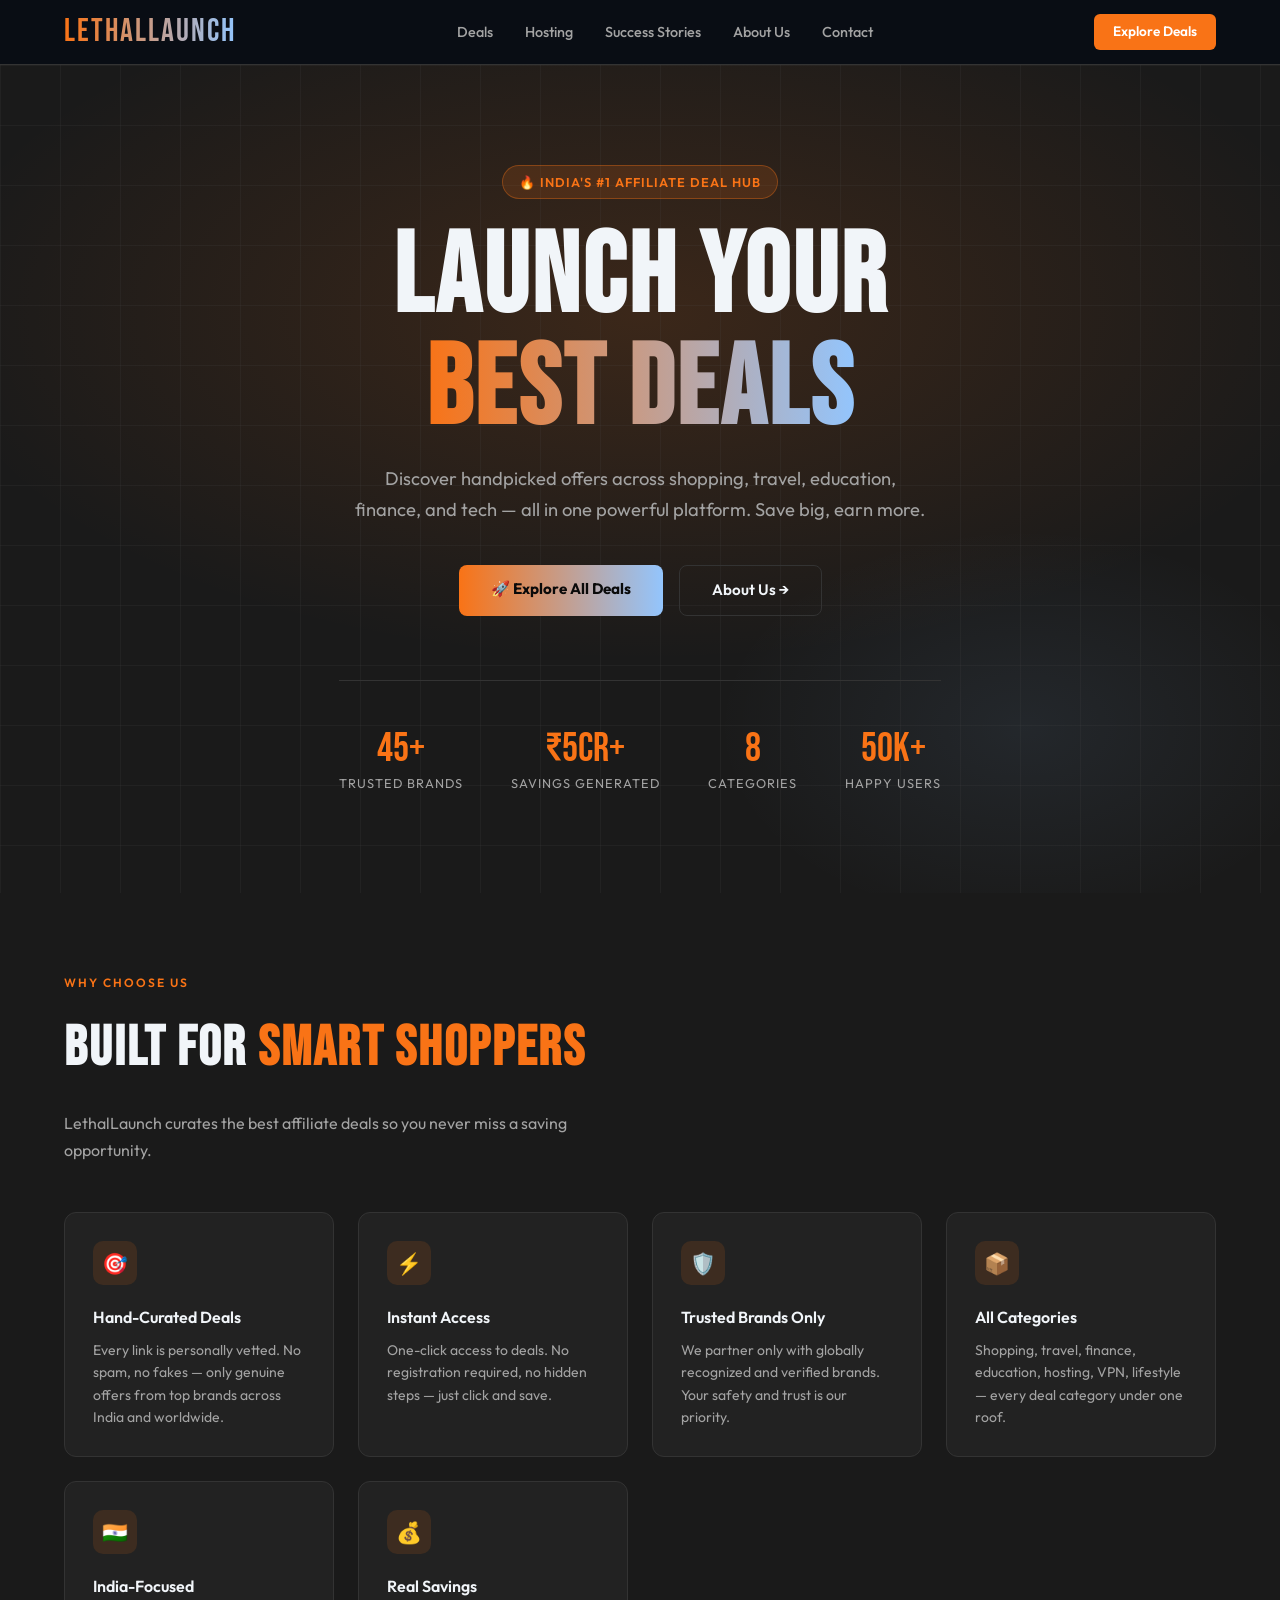
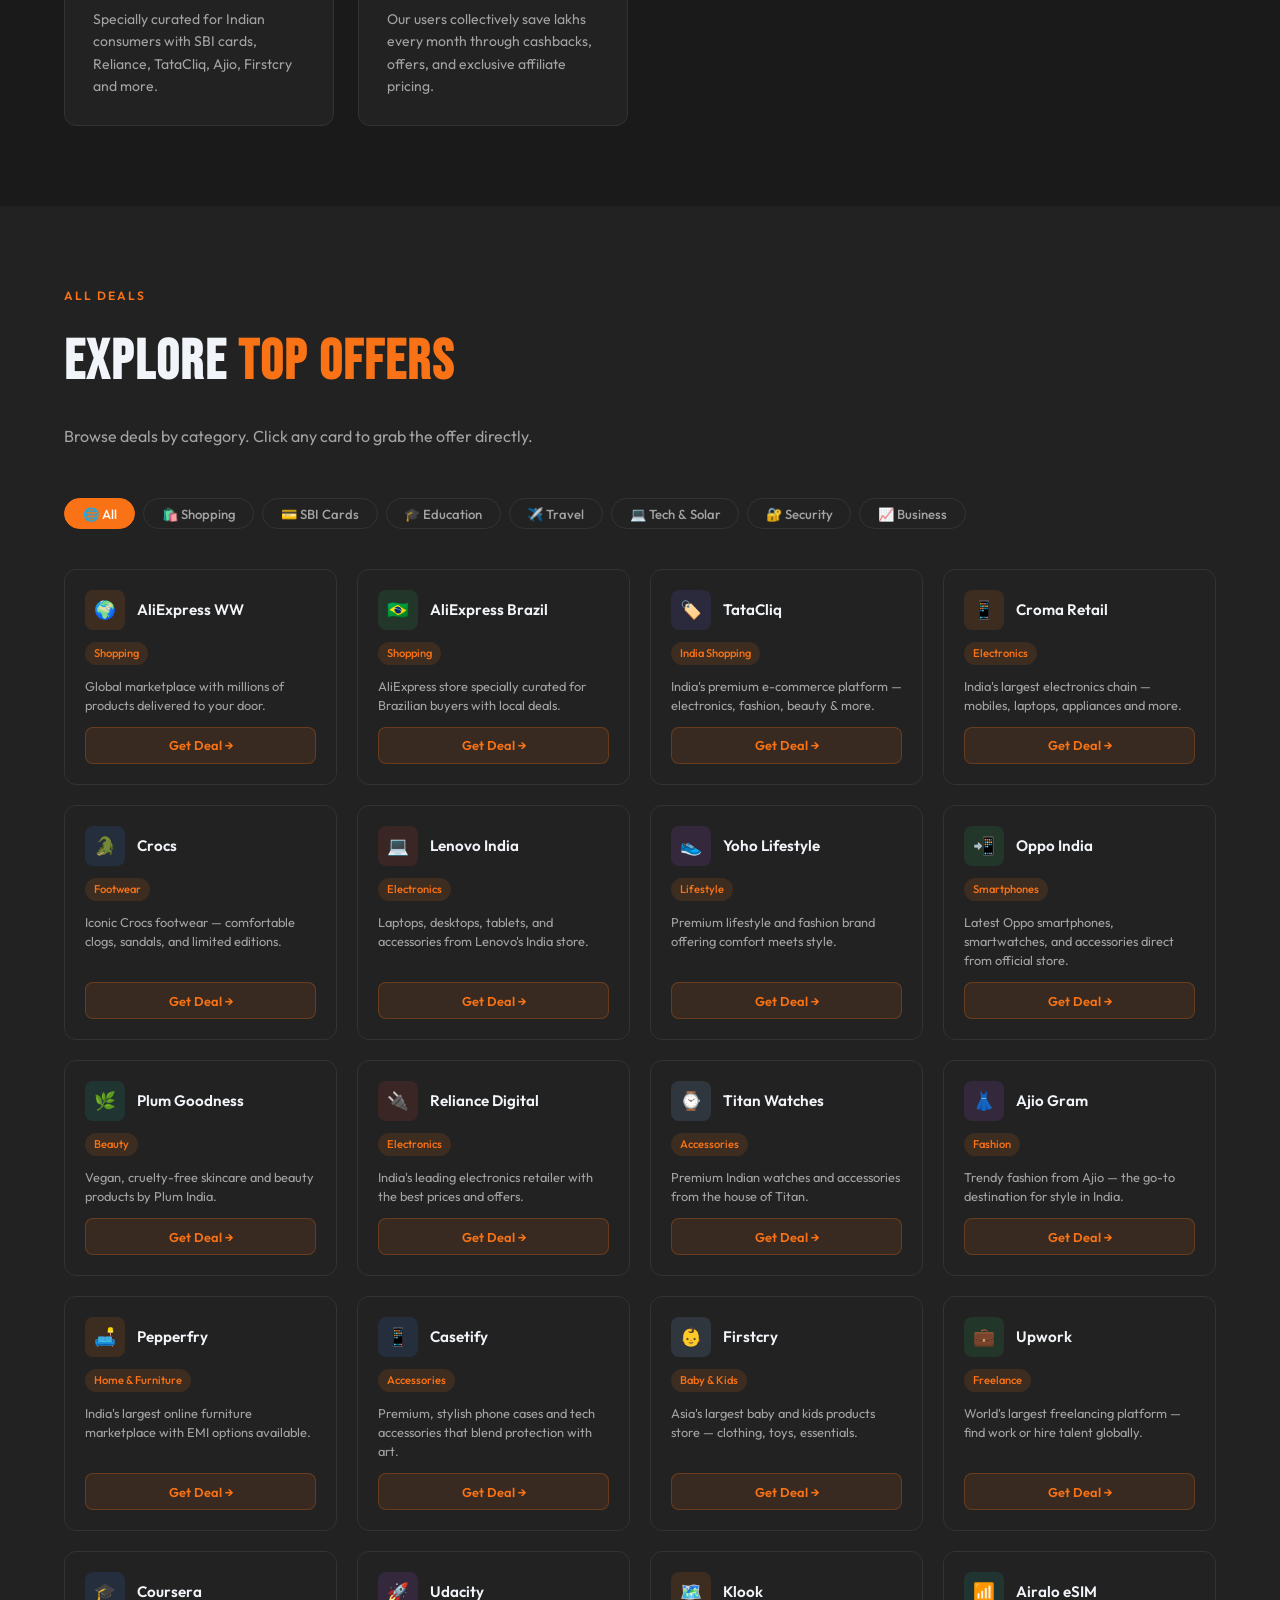
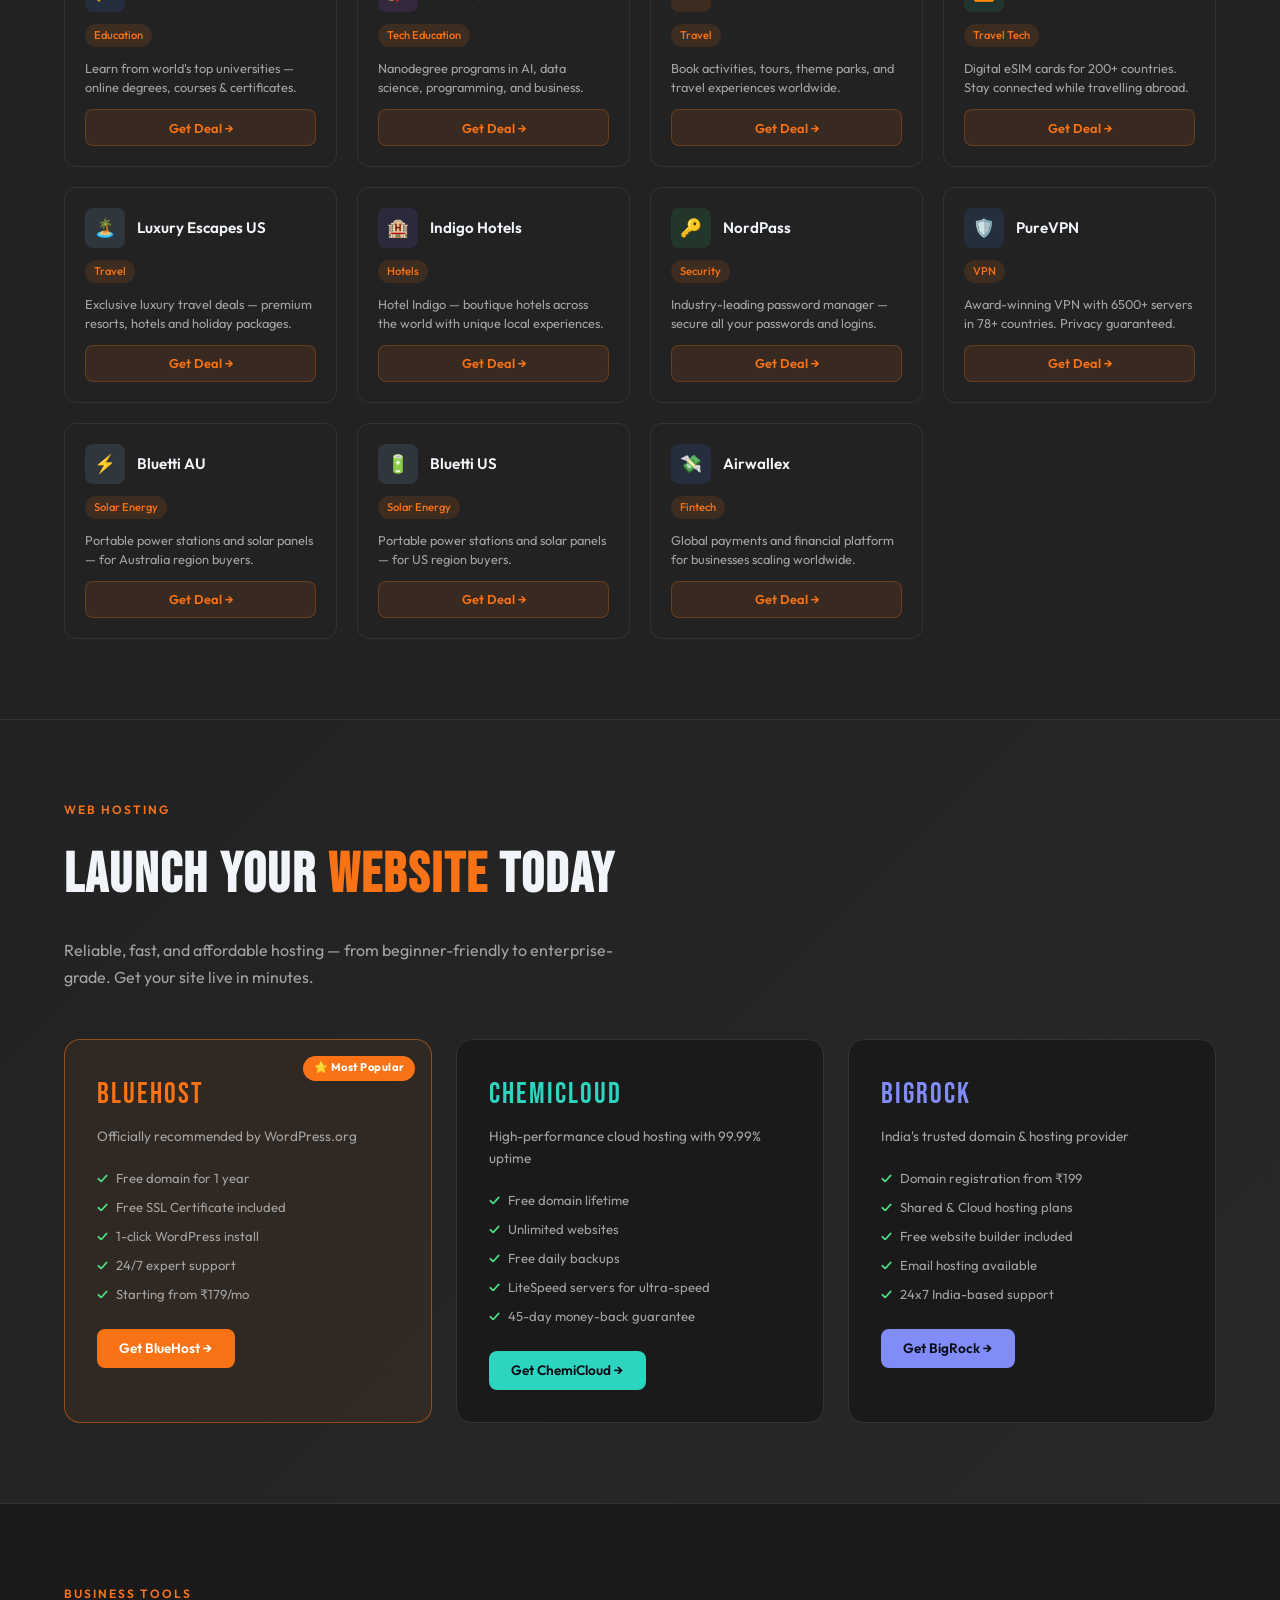
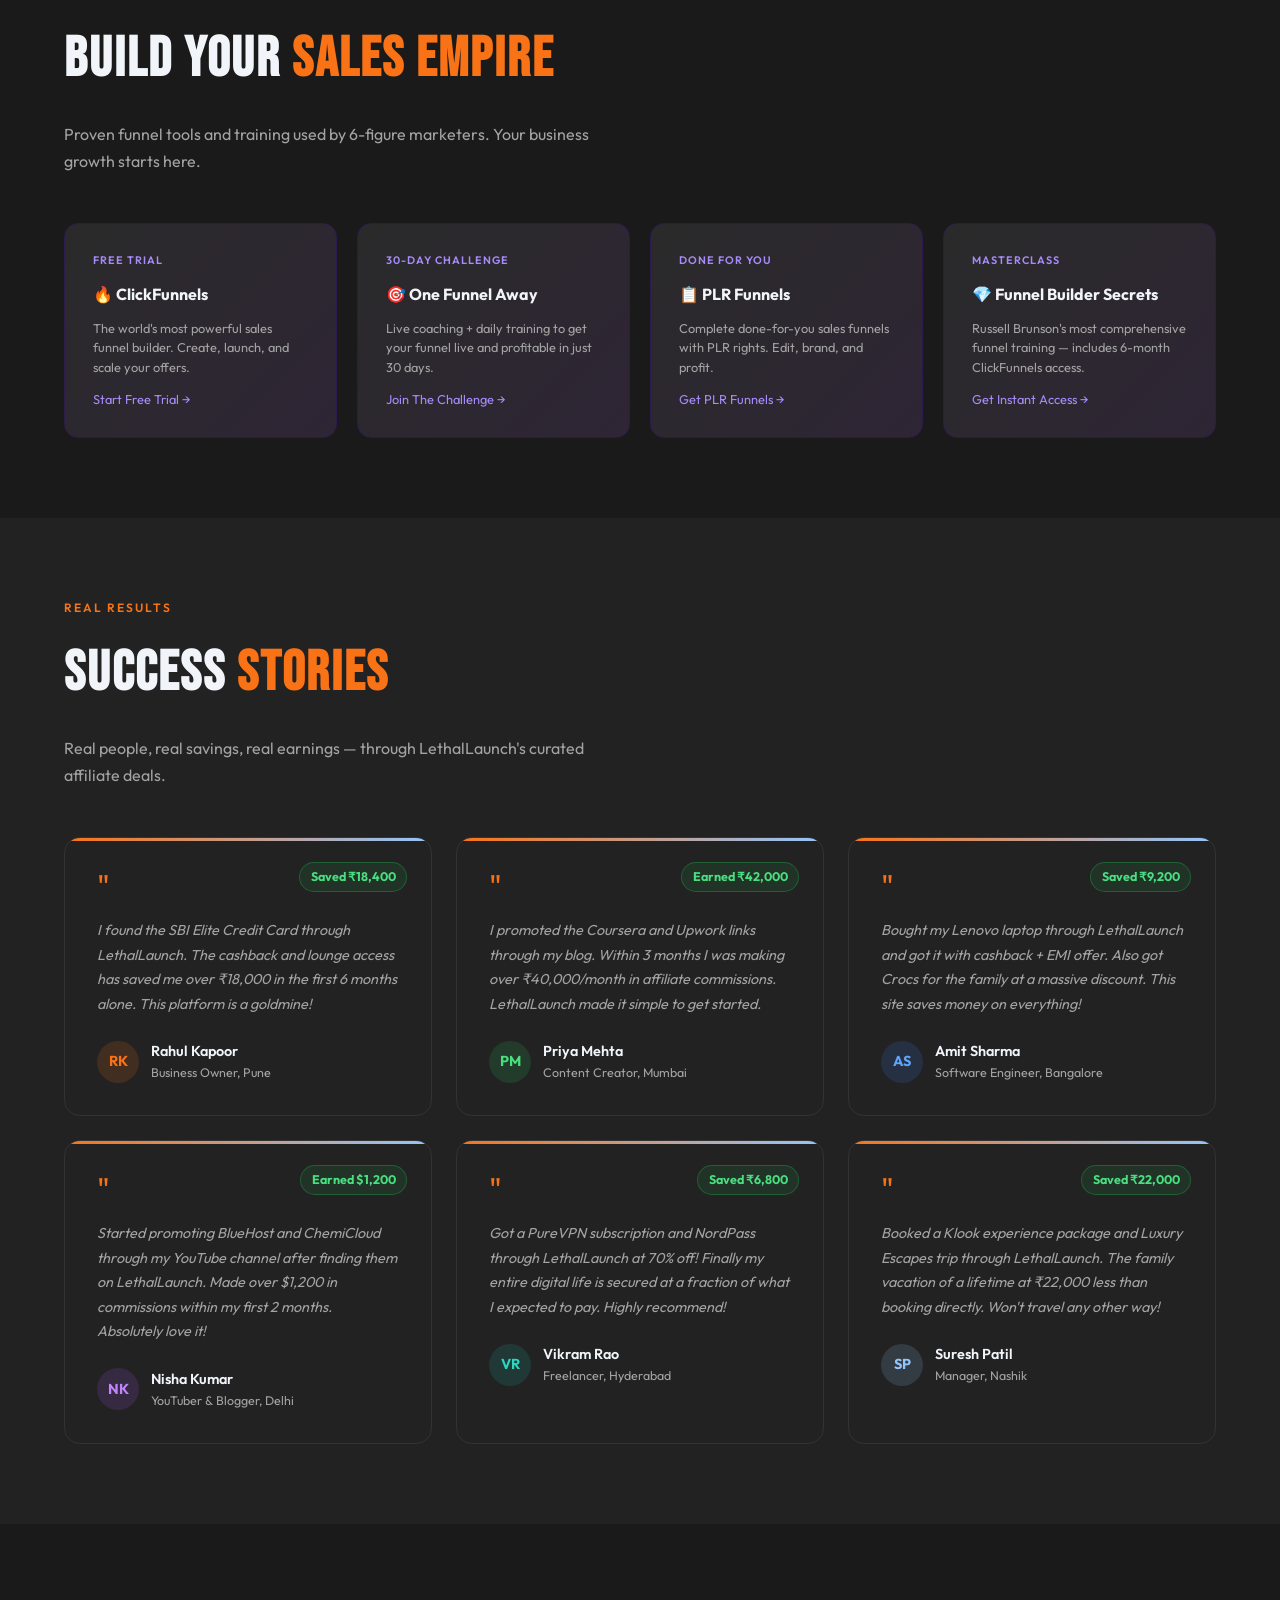
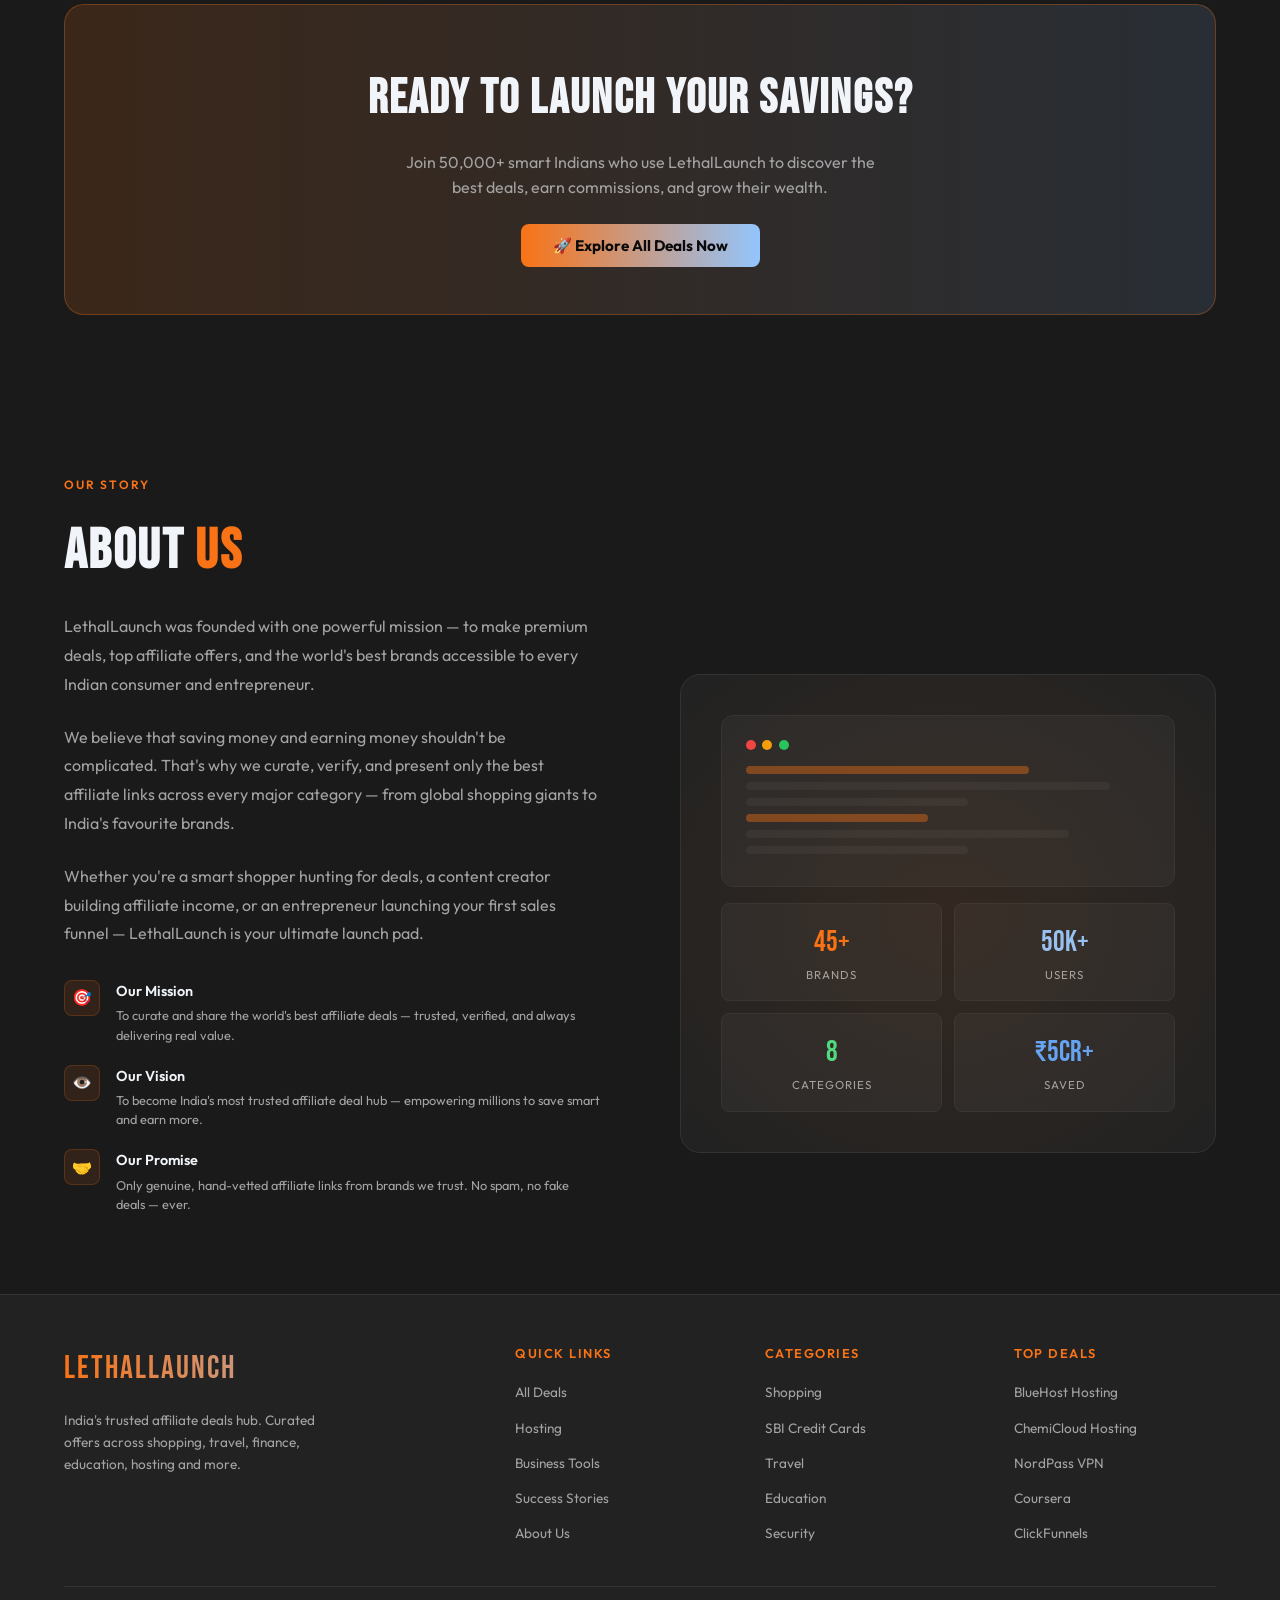
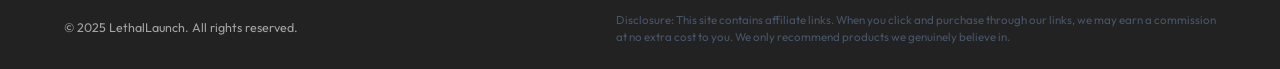
<file: index.html>
<!DOCTYPE html>
<html lang="en">
<head>
<!-- ═══════════════════════════════════════════════
     ESSENTIAL META — must come first
═══════════════════════════════════════════════ -->
<meta charset="UTF-8"/>
<meta name="viewport" content="width=device-width, initial-scale=1.0"/>
<meta http-equiv="X-UA-Compatible" content="IE=edge"/>

<!-- ═══════════════════════════════════════════════
     GOOGLE ADSENSE VERIFICATION
     Publisher ID: ca-pub-5387484156725890
     Placed as first script for crawler detection
═══════════════════════════════════════════════ -->
<meta name="google-adsense-account" content="ca-pub-5387484156725890">
<script async src="https://pagead2.googlesyndication.com/pagead/js/adsbygoogle.js?client=ca-pub-5387484156725890" crossorigin="anonymous"></script>

<!-- ═══════════════════════════════════════════════
     SEO & CRAWLER META
═══════════════════════════════════════════════ -->
<title>LethalLaunch – India's #1 Affiliate Deal Hub</title>
<meta name="description" content="Discover handpicked affiliate deals across shopping, travel, education, finance, hosting and tech. Top brands like BlueHost, Coursera, SBI Cards, Klook and more — all in one place."/>
<meta name="keywords" content="affiliate deals India, best offers, SBI credit card, BlueHost hosting, Coursera discount, online deals, LethalLaunch"/>
<meta name="author" content="LethalLaunch"/>
<meta name="robots" content="index, follow"/>
<link rel="canonical" href="https://www.lethallaunch.com/"/>

<!-- Open Graph (for social sharing) -->
<meta property="og:type" content="website"/>
<meta property="og:url" content="https://www.lethallaunch.com/"/>
<meta property="og:title" content="LethalLaunch – India's #1 Affiliate Deal Hub"/>
<meta property="og:description" content="Handpicked affiliate deals across shopping, travel, education, finance, hosting and tech. Save big, earn more."/>
<meta property="og:site_name" content="LethalLaunch"/>

<!-- Twitter Card -->
<meta name="twitter:card" content="summary_large_image"/>
<meta name="twitter:title" content="LethalLaunch – India's #1 Affiliate Deal Hub"/>
<meta name="twitter:description" content="Handpicked affiliate deals across shopping, travel, education, finance and tech."/>

<!-- ═══════════════════════════════════════════════
     FONTS
═══════════════════════════════════════════════ -->
<link rel="preconnect" href="https://fonts.googleapis.com"/>
<link href="https://fonts.googleapis.com/css2?family=Bebas+Neue&family=Outfit:wght@300;400;500;600;700&display=swap" rel="stylesheet"/>
<style>
*,*::before,*::after{box-sizing:border-box;margin:0;padding:0}
:root{
  --bg:#1a1a1a;
  --bg2:#222222;
  --bg3:#2a2a2a;
  --accent:#f97316;
  --accent2:#fb923c;
  --gold:#93c5fd;
  --text:#f1f5f9;
  --muted:#a3a3a3;
  --border:#333333;
  --card:#222222;
}
html{scroll-behavior:smooth}
body{background:var(--bg);color:var(--text);font-family:'Outfit',sans-serif;font-size:16px;line-height:1.6;overflow-x:hidden}

/* NAV */
nav{position:sticky;top:0;z-index:100;background:rgba(8,12,20,0.92);backdrop-filter:blur(12px);border-bottom:1px solid var(--border);padding:0 5%}
.nav-inner{display:flex;align-items:center;justify-content:space-between;height:64px}
.logo{font-family:'Bebas Neue',sans-serif;font-size:2rem;letter-spacing:2px;background:linear-gradient(90deg,#f97316,#93c5fd);-webkit-background-clip:text;-webkit-text-fill-color:transparent}
.nav-links{display:flex;gap:2rem;list-style:none}
.nav-links a{color:var(--muted);text-decoration:none;font-size:.9rem;font-weight:500;transition:color .2s}
.nav-links a:hover{color:var(--accent)}
.nav-cta{background:var(--accent);color:#fff;border:none;padding:.45rem 1.2rem;border-radius:6px;font-family:'Outfit',sans-serif;font-weight:600;font-size:.85rem;cursor:pointer;text-decoration:none;transition:background .2s}
.nav-cta:hover{background:var(--accent2)}
.hamburger{display:none;flex-direction:column;gap:5px;cursor:pointer;background:none;border:none;padding:4px}
.hamburger span{width:24px;height:2px;background:var(--text);border-radius:2px;transition:.3s}
.mobile-menu{display:none;flex-direction:column;background:var(--bg2);border-top:1px solid var(--border);padding:1rem 5%}
.mobile-menu.open{display:flex}
.mobile-menu a{color:var(--muted);text-decoration:none;padding:.6rem 0;font-size:.95rem;border-bottom:1px solid var(--border)}

/* HERO */
.hero{position:relative;min-height:92vh;display:flex;align-items:center;justify-content:center;text-align:center;overflow:hidden;padding:4rem 5%}
.hero-bg{position:absolute;inset:0;background:radial-gradient(ellipse 80% 60% at 50% 30%,rgba(249,115,22,0.15) 0%,transparent 70%),radial-gradient(ellipse 40% 40% at 80% 80%,rgba(147,197,253,0.08) 0%,transparent 60%)}
.grid-overlay{position:absolute;inset:0;background-image:linear-gradient(rgba(80,80,80,.25) 1px,transparent 1px),linear-gradient(90deg,rgba(80,80,80,.25) 1px,transparent 1px);background-size:60px 60px;opacity:.6}
.hero-content{position:relative;z-index:2;max-width:820px}
.hero-badge{display:inline-block;background:rgba(249,115,22,.15);border:1px solid rgba(249,115,22,.35);color:var(--accent);padding:.35rem 1rem;border-radius:50px;font-size:.8rem;font-weight:600;letter-spacing:1px;text-transform:uppercase;margin-bottom:1.5rem}
h1.hero-title{font-family:'Bebas Neue',sans-serif;font-size:clamp(3.5rem,9vw,7rem);line-height:1;letter-spacing:3px;margin-bottom:1rem}
h1.hero-title span{background:linear-gradient(90deg,#f97316,#93c5fd);-webkit-background-clip:text;-webkit-text-fill-color:transparent}
.hero-sub{font-size:1.15rem;color:var(--muted);max-width:580px;margin:0 auto 2.5rem;line-height:1.7}
.hero-btns{display:flex;gap:1rem;justify-content:center;flex-wrap:wrap}
.btn-primary{background:linear-gradient(90deg,#f97316,#93c5fd);color:#0a0a0a;padding:.75rem 2rem;border-radius:8px;font-weight:700;font-size:.95rem;text-decoration:none;transition:opacity .2s;border:none;cursor:pointer}
.btn-primary:hover{opacity:.88}
.btn-outline{background:transparent;color:var(--text);padding:.75rem 2rem;border-radius:8px;font-weight:600;font-size:.95rem;text-decoration:none;border:1px solid var(--border);transition:border-color .2s}
.btn-outline:hover{border-color:var(--accent)}
.hero-stats{display:flex;gap:3rem;justify-content:center;flex-wrap:wrap;margin-top:4rem;padding-top:3rem;border-top:1px solid var(--border)}
.stat{text-align:center}
.stat-num{font-family:'Bebas Neue',sans-serif;font-size:2.5rem;color:var(--accent);line-height:1}
.stat-label{font-size:.8rem;color:var(--muted);text-transform:uppercase;letter-spacing:1px;margin-top:.25rem}

/* SECTIONS */
section{padding:5rem 5%}
.section-label{font-size:.75rem;text-transform:uppercase;letter-spacing:2px;color:var(--accent);font-weight:600;margin-bottom:.75rem}
.section-title{font-family:'Bebas Neue',sans-serif;font-size:clamp(2rem,5vw,3.5rem);letter-spacing:2px;margin-bottom:1rem}
.section-title span{color:var(--accent)}
.section-sub{color:var(--muted);max-width:560px;line-height:1.7;margin-bottom:3rem}

/* FEATURES */
.features-grid{display:grid;grid-template-columns:repeat(auto-fit,minmax(240px,1fr));gap:1.5rem}
.feature-card{background:var(--bg2);border:1px solid var(--border);border-radius:12px;padding:1.75rem;transition:border-color .25s,transform .25s}
.feature-card:hover{border-color:var(--accent);transform:translateY(-4px)}
.feat-icon{width:44px;height:44px;background:rgba(249,115,22,.12);border-radius:10px;display:flex;align-items:center;justify-content:center;font-size:1.3rem;margin-bottom:1.25rem}
.feature-card h3{font-weight:600;font-size:1rem;margin-bottom:.5rem}
.feature-card p{font-size:.875rem;color:var(--muted);line-height:1.6}

/* DEALS / AFFILIATE SECTION */
.deals-section{background:var(--bg2)}
.category-tabs{display:flex;gap:.5rem;flex-wrap:wrap;margin-bottom:2.5rem}
.tab{background:transparent;border:1px solid var(--border);color:var(--muted);padding:.4rem 1.1rem;border-radius:50px;font-size:.82rem;font-weight:500;cursor:pointer;transition:all .2s;font-family:'Outfit',sans-serif}
.tab:hover{border-color:var(--accent);color:var(--accent)}
.tab.active{background:var(--accent);border-color:var(--accent);color:#fff}
.deals-grid{display:grid;grid-template-columns:repeat(auto-fill,minmax(220px,1fr));gap:1.25rem}
.deal-card{background:var(--card);border:1px solid var(--border);border-radius:12px;padding:1.25rem;display:flex;flex-direction:column;gap:.75rem;transition:border-color .25s,transform .25s;text-decoration:none;color:inherit}
.deal-card:hover{border-color:var(--accent);transform:translateY(-3px)}
.deal-top{display:flex;align-items:center;gap:.75rem}
.deal-icon{width:40px;height:40px;border-radius:8px;display:flex;align-items:center;justify-content:center;font-size:1.1rem;flex-shrink:0}
.deal-name{font-weight:600;font-size:.95rem;line-height:1.3}
.deal-cat-badge{font-size:.7rem;background:rgba(249,115,22,.12);color:var(--accent);padding:.15rem .55rem;border-radius:50px;font-weight:500;width:fit-content}
.deal-desc{font-size:.8rem;color:var(--muted);line-height:1.5;flex:1}
.deal-link-btn{display:flex;align-items:center;justify-content:center;gap:.4rem;background:rgba(249,115,22,.1);border:1px solid rgba(249,115,22,.25);color:var(--accent);padding:.45rem;border-radius:8px;font-size:.8rem;font-weight:600;transition:background .2s}
.deal-link-btn:hover{background:rgba(249,115,22,.2)}

/* SBI cards section */
.sbi-grid{display:grid;grid-template-columns:repeat(auto-fill,minmax(200px,1fr));gap:1rem;margin-top:1rem}
.sbi-card{background:linear-gradient(135deg,#2a2a2a 0%,#333333 100%);border:1px solid #3a4a5f;border-radius:12px;padding:1.25rem;text-decoration:none;color:inherit;transition:all .25s;display:flex;flex-direction:column;gap:.5rem}
.sbi-card:hover{border-color:#3b7dd8;transform:translateY(-3px)}
.sbi-logo{font-size:.65rem;letter-spacing:2px;text-transform:uppercase;color:#60a5fa;font-weight:700}
.sbi-name{font-weight:600;font-size:.88rem;line-height:1.3}
.sbi-badge{font-size:.7rem;background:rgba(96,165,250,.12);color:#93c5fd;padding:.15rem .5rem;border-radius:4px;width:fit-content}
.sbi-cta{font-size:.75rem;color:#60a5fa;margin-top:auto;display:flex;align-items:center;gap:.3rem}

/* SUCCESS STORIES */
.stories-grid{display:grid;grid-template-columns:repeat(auto-fit,minmax(280px,1fr));gap:1.5rem}
.story-card{background:var(--bg2);border:1px solid var(--border);border-radius:16px;padding:2rem;position:relative;overflow:hidden}
.story-card::before{content:'';position:absolute;top:0;left:0;right:0;height:3px;background:linear-gradient(90deg,#f97316,#93c5fd)}
.story-quote{font-size:2rem;color:var(--accent);line-height:1;margin-bottom:1rem}
.story-text{font-size:.9rem;color:var(--muted);line-height:1.7;margin-bottom:1.5rem;font-style:italic}
.story-person{display:flex;align-items:center;gap:.75rem}
.story-avatar{width:42px;height:42px;border-radius:50%;display:flex;align-items:center;justify-content:center;font-weight:700;font-size:.9rem;flex-shrink:0}
.story-meta h4{font-size:.9rem;font-weight:600}
.story-meta p{font-size:.78rem;color:var(--muted)}
.story-earning{position:absolute;top:1.5rem;right:1.5rem;background:rgba(34,197,94,.1);border:1px solid rgba(34,197,94,.3);color:#4ade80;font-size:.78rem;font-weight:700;padding:.25rem .65rem;border-radius:50px}

/* ABOUT */
.about-section{background:var(--bg)}
.about-inner{display:grid;grid-template-columns:1fr 1fr;gap:5rem;align-items:center}
.about-img-mock{background:var(--bg2);border:1px solid var(--border);border-radius:20px;padding:2.5rem;position:relative;overflow:hidden}
.about-img-mock::before{content:'';position:absolute;inset:0;background:radial-gradient(ellipse 70% 70% at 50% 50%,rgba(249,115,22,.08),transparent)}
.mock-screen{background:var(--bg3);border-radius:12px;padding:1.5rem;margin-bottom:1rem;border:1px solid var(--border)}
.mock-bar{display:flex;gap:.4rem;margin-bottom:1rem}
.mock-dot{width:10px;height:10px;border-radius:50%}
.mock-line{height:8px;background:var(--border);border-radius:4px;margin-bottom:.5rem}
.mock-line.short{width:55%}
.mock-line.accent{background:rgba(249,115,22,.4)}
.about-values{display:flex;flex-direction:column;gap:1.25rem;margin-top:2rem}
.value-row{display:flex;align-items:flex-start;gap:1rem}
.value-icon{width:36px;height:36px;border-radius:8px;background:rgba(249,115,22,.1);border:1px solid rgba(249,115,22,.2);display:flex;align-items:center;justify-content:center;flex-shrink:0;font-size:1rem}
.value-text h4{font-size:.9rem;font-weight:600;margin-bottom:.2rem}
.value-text p{font-size:.8rem;color:var(--muted);line-height:1.5}

/* HOSTING HIGHLIGHT */
.hosting-section{background:linear-gradient(135deg,rgba(34,34,34,1) 0%,rgba(40,40,40,1) 100%);border-top:1px solid var(--border);border-bottom:1px solid var(--border)}
.hosting-cards{display:grid;grid-template-columns:repeat(auto-fit,minmax(300px,1fr));gap:1.5rem;margin-top:2rem}
.hosting-card{background:var(--bg);border:1px solid var(--border);border-radius:16px;padding:2rem;position:relative;overflow:hidden;text-decoration:none;color:inherit;transition:all .25s;display:block}
.hosting-card:hover{border-color:var(--accent);transform:translateY(-4px)}
.hosting-card.featured{border-color:rgba(249,115,22,.5);background:rgba(249,115,22,.06)}
.hosting-badge{position:absolute;top:1rem;right:1rem;background:var(--accent);color:#fff;font-size:.7rem;font-weight:700;padding:.2rem .65rem;border-radius:50px;letter-spacing:.5px}
.hosting-logo{font-family:'Bebas Neue',sans-serif;font-size:1.8rem;letter-spacing:2px;margin-bottom:.5rem}
.hosting-tagline{font-size:.85rem;color:var(--muted);margin-bottom:1.25rem}
.hosting-perks{display:flex;flex-direction:column;gap:.5rem;margin-bottom:1.5rem}
.perk{font-size:.82rem;color:var(--muted);display:flex;align-items:center;gap:.5rem}
.perk::before{content:'✓';color:#4ade80;font-weight:700;flex-shrink:0}
.hosting-cta-btn{display:inline-flex;align-items:center;gap:.4rem;background:var(--accent);color:#fff;padding:.55rem 1.4rem;border-radius:8px;font-weight:600;font-size:.85rem}

/* FUNNEL SECTION */
.funnel-cards{display:grid;grid-template-columns:repeat(auto-fit,minmax(220px,1fr));gap:1.25rem;margin-top:1.5rem}
.funnel-card{background:linear-gradient(135deg,#2a2a2a,#2e2535);border:1px solid #2d1b4e;border-radius:14px;padding:1.75rem;text-decoration:none;color:inherit;transition:all .25s;display:flex;flex-direction:column;gap:.75rem}
.funnel-card:hover{border-color:#7c3aed;transform:translateY(-3px)}
.funnel-tag{font-size:.68rem;text-transform:uppercase;letter-spacing:1px;color:#a78bfa;font-weight:600}
.funnel-name{font-weight:700;font-size:1rem}
.funnel-desc{font-size:.8rem;color:var(--muted);line-height:1.5}
.funnel-link{font-size:.8rem;color:#a78bfa;display:flex;align-items:center;gap:.3rem;margin-top:auto}

/* NEWSLETTER / CTA BANNER */
.cta-banner{background:linear-gradient(90deg,rgba(249,115,22,.15),rgba(147,197,253,.12));border:1px solid rgba(249,115,22,.3);border-radius:20px;padding:3.5rem;text-align:center;margin:2rem 0}
.cta-banner h2{font-family:'Bebas Neue',sans-serif;font-size:clamp(2rem,4vw,3rem);letter-spacing:2px;margin-bottom:.75rem}
.cta-banner p{color:var(--muted);margin-bottom:2rem;max-width:500px;margin-left:auto;margin-right:auto}

/* FOOTER */
footer{background:var(--bg2);border-top:1px solid var(--border);padding:3rem 5% 1.5rem}
.footer-inner{display:grid;grid-template-columns:2fr 1fr 1fr 1fr;gap:3rem;margin-bottom:2.5rem}
.footer-brand .logo{display:block;margin-bottom:1rem}
.footer-brand p{font-size:.85rem;color:var(--muted);line-height:1.6;max-width:260px}
.footer-col h5{font-size:.8rem;text-transform:uppercase;letter-spacing:1.5px;color:var(--accent);font-weight:600;margin-bottom:1rem}
.footer-col ul{list-style:none;display:flex;flex-direction:column;gap:.6rem}
.footer-col ul a{color:var(--muted);text-decoration:none;font-size:.85rem;transition:color .2s}
.footer-col ul a:hover{color:var(--text)}
.footer-bottom{border-top:1px solid var(--border);padding-top:1.5rem;display:flex;justify-content:space-between;align-items:center;flex-wrap:wrap;gap:1rem}
.footer-bottom p{font-size:.78rem;color:var(--muted)}
.footer-bottom .disc{font-size:.72rem;color:#475569;max-width:600px;line-height:1.5}

/* HIDDEN */
.category-section{display:none}
.category-section.active{display:block}

/* RESPONSIVE */
@media(max-width:768px){
  .nav-links,.nav-cta{display:none}
  .hamburger{display:flex}
  .about-inner{grid-template-columns:1fr}
  .footer-inner{grid-template-columns:1fr 1fr}
  .hero-stats{gap:2rem}
}
@media(max-width:480px){
  .footer-inner{grid-template-columns:1fr}
  section{padding:3.5rem 5%}
}

/* SCROLL REVEAL */
.reveal{opacity:0;transform:translateY(24px);transition:opacity .6s ease,transform .6s ease}
.reveal.visible{opacity:1;transform:none}
</style>
</head>
<body>

<!-- NAV -->
<nav>
  <div class="nav-inner">
    <div class="logo">LethalLaunch</div>
    <ul class="nav-links">
      <li><a onclick="goTo('deals')">Deals</a></li>
      <li><a onclick="goTo('hosting')">Hosting</a></li>
      <li><a onclick="goTo('success')">Success Stories</a></li>
      <li><a onclick="goTo('about')">About Us</a></li>
      <li><a onclick="goTo('contact')">Contact</a></li>
    </ul>
    <a onclick="goTo('deals')" class="nav-cta">Explore Deals</a>
    <button class="hamburger" id="ham" aria-label="Menu">
      <span></span><span></span><span></span>
    </button>
  </div>
  <div class="mobile-menu" id="mobileMenu">
    <a onclick="goTo('deals')">Deals</a>
    <a onclick="goTo('hosting')">Hosting</a>
    <a onclick="goTo('success')">Success Stories</a>
    <a onclick="goTo('about')">About Us</a>
    <a onclick="goTo('contact')">Contact</a>
  </div>
</nav>

<!-- HERO -->
<section class="hero" id="home">
  <div class="hero-bg"></div>
  <div class="grid-overlay"></div>
  <div class="hero-content">
    <div class="hero-badge">🔥 India's #1 Affiliate Deal Hub</div>
    <h1 class="hero-title">LAUNCH YOUR<br/><span>BEST DEALS</span></h1>
    <p class="hero-sub">Discover handpicked offers across shopping, travel, education, finance, and tech — all in one powerful platform. Save big, earn more.</p>
    <div class="hero-btns">
      <a onclick="goTo('deals')" class="btn-primary">🚀 Explore All Deals</a>
      <a onclick="goTo('about')" class="btn-outline">About Us →</a>
    </div>
    <div class="hero-stats">
      <div class="stat"><div class="stat-num">45+</div><div class="stat-label">Trusted Brands</div></div>
      <div class="stat"><div class="stat-num">₹5Cr+</div><div class="stat-label">Savings Generated</div></div>
      <div class="stat"><div class="stat-num">8</div><div class="stat-label">Categories</div></div>
      <div class="stat"><div class="stat-num">50K+</div><div class="stat-label">Happy Users</div></div>
    </div>
  </div>
</section>

<!-- FEATURES -->
<section id="features">
  <div class="section-label">Why Choose Us</div>
  <h2 class="section-title">BUILT FOR <span>SMART SHOPPERS</span></h2>
  <p class="section-sub">LethalLaunch curates the best affiliate deals so you never miss a saving opportunity.</p>
  <div class="features-grid reveal">
    <div class="feature-card">
      <div class="feat-icon">🎯</div>
      <h3>Hand-Curated Deals</h3>
      <p>Every link is personally vetted. No spam, no fakes — only genuine offers from top brands across India and worldwide.</p>
    </div>
    <div class="feature-card">
      <div class="feat-icon">⚡</div>
      <h3>Instant Access</h3>
      <p>One-click access to deals. No registration required, no hidden steps — just click and save.</p>
    </div>
    <div class="feature-card">
      <div class="feat-icon">🛡️</div>
      <h3>Trusted Brands Only</h3>
      <p>We partner only with globally recognized and verified brands. Your safety and trust is our priority.</p>
    </div>
    <div class="feature-card">
      <div class="feat-icon">📦</div>
      <h3>All Categories</h3>
      <p>Shopping, travel, finance, education, hosting, VPN, lifestyle — every deal category under one roof.</p>
    </div>
    <div class="feature-card">
      <div class="feat-icon">🇮🇳</div>
      <h3>India-Focused</h3>
      <p>Specially curated for Indian consumers with SBI cards, Reliance, TataCliq, Ajio, Firstcry and more.</p>
    </div>
    <div class="feature-card">
      <div class="feat-icon">💰</div>
      <h3>Real Savings</h3>
      <p>Our users collectively save lakhs every month through cashbacks, offers, and exclusive affiliate pricing.</p>
    </div>
  </div>
</section>

<!-- DEALS SECTION -->
<section id="deals" class="deals-section">
  <div class="section-label">All Deals</div>
  <h2 class="section-title">EXPLORE <span>TOP OFFERS</span></h2>
  <p class="section-sub">Browse deals by category. Click any card to grab the offer directly.</p>

  <div class="category-tabs">
    <button class="tab active" onclick="showCat('all',this)">🌐 All</button>
    <button class="tab" onclick="showCat('shopping',this)">🛍️ Shopping</button>
    <button class="tab" onclick="showCat('sbi',this)">💳 SBI Cards</button>
    <button class="tab" onclick="showCat('edu',this)">🎓 Education</button>
    <button class="tab" onclick="showCat('travel',this)">✈️ Travel</button>
    <button class="tab" onclick="showCat('tech',this)">💻 Tech & Solar</button>
    <button class="tab" onclick="showCat('security',this)">🔐 Security</button>
    <button class="tab" onclick="showCat('business',this)">📈 Business</button>
  </div>

  <!-- ALL / SHOPPING -->
  <div id="cat-all" class="category-section active">
    <div class="deals-grid">

      <!-- Shopping -->
      <a class="deal-card" href="https://clnk.in/AUD3" target="_blank" rel="nofollow">
        <div class="deal-top"><div class="deal-icon" style="background:rgba(249,115,22,.12);color:#fb923c">🌍</div><div class="deal-name">AliExpress WW</div></div>
        <div class="deal-cat-badge">Shopping</div>
        <div class="deal-desc">Global marketplace with millions of products delivered to your door.</div>
        <div class="deal-link-btn">Get Deal →</div>
      </a>

      <a class="deal-card" href="https://clnk.in/AUD9" target="_blank" rel="nofollow">
        <div class="deal-top"><div class="deal-icon" style="background:rgba(34,197,94,.12);color:#4ade80">🇧🇷</div><div class="deal-name">AliExpress Brazil</div></div>
        <div class="deal-cat-badge">Shopping</div>
        <div class="deal-desc">AliExpress store specially curated for Brazilian buyers with local deals.</div>
        <div class="deal-link-btn">Get Deal →</div>
      </a>

      <a class="deal-card" href="https://clnk.in/AUE3" target="_blank" rel="nofollow">
        <div class="deal-top"><div class="deal-icon" style="background:rgba(99,102,241,.12);color:#818cf8">🏷️</div><div class="deal-name">TataCliq</div></div>
        <div class="deal-cat-badge">India Shopping</div>
        <div class="deal-desc">India's premium e-commerce platform — electronics, fashion, beauty & more.</div>
        <div class="deal-link-btn">Get Deal →</div>
      </a>

      <a class="deal-card" href="https://crma.clnk.in/AUFV" target="_blank" rel="nofollow">
        <div class="deal-top"><div class="deal-icon" style="background:rgba(249,115,22,.12);color:#fb923c">📱</div><div class="deal-name">Croma Retail</div></div>
        <div class="deal-cat-badge">Electronics</div>
        <div class="deal-desc">India's largest electronics chain — mobiles, laptops, appliances and more.</div>
        <div class="deal-link-btn">Get Deal →</div>
      </a>

      <a class="deal-card" href="https://clnk.in/AUFW" target="_blank" rel="nofollow">
        <div class="deal-top"><div class="deal-icon" style="background:rgba(59,130,246,.12);color:#60a5fa">🐊</div><div class="deal-name">Crocs</div></div>
        <div class="deal-cat-badge">Footwear</div>
        <div class="deal-desc">Iconic Crocs footwear — comfortable clogs, sandals, and limited editions.</div>
        <div class="deal-link-btn">Get Deal →</div>
      </a>

      <a class="deal-card" href="https://clnk.in/AUF1" target="_blank" rel="nofollow">
        <div class="deal-top"><div class="deal-icon" style="background:rgba(239,68,68,.12);color:#f87171">💻</div><div class="deal-name">Lenovo India</div></div>
        <div class="deal-cat-badge">Electronics</div>
        <div class="deal-desc">Laptops, desktops, tablets, and accessories from Lenovo's India store.</div>
        <div class="deal-link-btn">Get Deal →</div>
      </a>

      <a class="deal-card" href="https://clnk.in/AUF8" target="_blank" rel="nofollow">
        <div class="deal-top"><div class="deal-icon" style="background:rgba(168,85,247,.12);color:#c084fc">👟</div><div class="deal-name">Yoho Lifestyle</div></div>
        <div class="deal-cat-badge">Lifestyle</div>
        <div class="deal-desc">Premium lifestyle and fashion brand offering comfort meets style.</div>
        <div class="deal-link-btn">Get Deal →</div>
      </a>

      <a class="deal-card" href="https://opo.clnk.in/AUGa" target="_blank" rel="nofollow">
        <div class="deal-top"><div class="deal-icon" style="background:rgba(34,197,94,.12);color:#4ade80">📲</div><div class="deal-name">Oppo India</div></div>
        <div class="deal-cat-badge">Smartphones</div>
        <div class="deal-desc">Latest Oppo smartphones, smartwatches, and accessories direct from official store.</div>
        <div class="deal-link-btn">Get Deal →</div>
      </a>

      <a class="deal-card" href="https://clnk.in/AUGi" target="_blank" rel="nofollow">
        <div class="deal-top"><div class="deal-icon" style="background:rgba(20,184,166,.12);color:#2dd4bf">🌿</div><div class="deal-name">Plum Goodness</div></div>
        <div class="deal-cat-badge">Beauty</div>
        <div class="deal-desc">Vegan, cruelty-free skincare and beauty products by Plum India.</div>
        <div class="deal-link-btn">Get Deal →</div>
      </a>

      <a class="deal-card" href="https://clnk.in/AUGk" target="_blank" rel="nofollow">
        <div class="deal-top"><div class="deal-icon" style="background:rgba(239,68,68,.12);color:#f87171">🔌</div><div class="deal-name">Reliance Digital</div></div>
        <div class="deal-cat-badge">Electronics</div>
        <div class="deal-desc">India's leading electronics retailer with the best prices and offers.</div>
        <div class="deal-link-btn">Get Deal →</div>
      </a>

      <a class="deal-card" href="https://clnk.in/AUGq" target="_blank" rel="nofollow">
        <div class="deal-top"><div class="deal-icon" style="background:rgba(147,197,253,.12);color:#93c5fd">⌚</div><div class="deal-name">Titan Watches</div></div>
        <div class="deal-cat-badge">Accessories</div>
        <div class="deal-desc">Premium Indian watches and accessories from the house of Titan.</div>
        <div class="deal-link-btn">Get Deal →</div>
      </a>

      <a class="deal-card" href="https://ajo.clnk.in/AUGt" target="_blank" rel="nofollow">
        <div class="deal-top"><div class="deal-icon" style="background:rgba(168,85,247,.12);color:#c084fc">👗</div><div class="deal-name">Ajio Gram</div></div>
        <div class="deal-cat-badge">Fashion</div>
        <div class="deal-desc">Trendy fashion from Ajio — the go-to destination for style in India.</div>
        <div class="deal-link-btn">Get Deal →</div>
      </a>

      <a class="deal-card" href="https://clnk.in/AUGu" target="_blank" rel="nofollow">
        <div class="deal-top"><div class="deal-icon" style="background:rgba(249,115,22,.12);color:#fb923c">🛋️</div><div class="deal-name">Pepperfry</div></div>
        <div class="deal-cat-badge">Home & Furniture</div>
        <div class="deal-desc">India's largest online furniture marketplace with EMI options available.</div>
        <div class="deal-link-btn">Get Deal →</div>
      </a>

      <a class="deal-card" href="https://clnk.in/AUGP" target="_blank" rel="nofollow">
        <div class="deal-top"><div class="deal-icon" style="background:rgba(59,130,246,.12);color:#60a5fa">📱</div><div class="deal-name">Casetify</div></div>
        <div class="deal-cat-badge">Accessories</div>
        <div class="deal-desc">Premium, stylish phone cases and tech accessories that blend protection with art.</div>
        <div class="deal-link-btn">Get Deal →</div>
      </a>

      <a class="deal-card" href="https://clnk.in/AUGI" target="_blank" rel="nofollow">
        <div class="deal-top"><div class="deal-icon" style="background:rgba(147,197,253,.12);color:#93c5fd">👶</div><div class="deal-name">Firstcry</div></div>
        <div class="deal-cat-badge">Baby & Kids</div>
        <div class="deal-desc">Asia's largest baby and kids products store — clothing, toys, essentials.</div>
        <div class="deal-link-btn">Get Deal →</div>
      </a>

      <!-- Education -->
      <a class="deal-card" href="https://clnk.in/AUvJ" target="_blank" rel="nofollow">
        <div class="deal-top"><div class="deal-icon" style="background:rgba(34,197,94,.12);color:#4ade80">💼</div><div class="deal-name">Upwork</div></div>
        <div class="deal-cat-badge">Freelance</div>
        <div class="deal-desc">World's largest freelancing platform — find work or hire talent globally.</div>
        <div class="deal-link-btn">Get Deal →</div>
      </a>

      <a class="deal-card" href="https://clnk.in/AUCu" target="_blank" rel="nofollow">
        <div class="deal-top"><div class="deal-icon" style="background:rgba(59,130,246,.12);color:#60a5fa">🎓</div><div class="deal-name">Coursera</div></div>
        <div class="deal-cat-badge">Education</div>
        <div class="deal-desc">Learn from world's top universities — online degrees, courses & certificates.</div>
        <div class="deal-link-btn">Get Deal →</div>
      </a>

      <a class="deal-card" href="https://clnk.in/AUGX" target="_blank" rel="nofollow">
        <div class="deal-top"><div class="deal-icon" style="background:rgba(168,85,247,.12);color:#c084fc">🚀</div><div class="deal-name">Udacity</div></div>
        <div class="deal-cat-badge">Tech Education</div>
        <div class="deal-desc">Nanodegree programs in AI, data science, programming, and business.</div>
        <div class="deal-link-btn">Get Deal →</div>
      </a>

      <!-- Travel -->
      <a class="deal-card" href="https://clnk.in/AUyC" target="_blank" rel="nofollow">
        <div class="deal-top"><div class="deal-icon" style="background:rgba(249,115,22,.12);color:#fb923c">🗺️</div><div class="deal-name">Klook</div></div>
        <div class="deal-cat-badge">Travel</div>
        <div class="deal-desc">Book activities, tours, theme parks, and travel experiences worldwide.</div>
        <div class="deal-link-btn">Get Deal →</div>
      </a>

      <a class="deal-card" href="https://clnk.in/AUEI" target="_blank" rel="nofollow">
        <div class="deal-top"><div class="deal-icon" style="background:rgba(20,184,166,.12);color:#2dd4bf">📶</div><div class="deal-name">Airalo eSIM</div></div>
        <div class="deal-cat-badge">Travel Tech</div>
        <div class="deal-desc">Digital eSIM cards for 200+ countries. Stay connected while travelling abroad.</div>
        <div class="deal-link-btn">Get Deal →</div>
      </a>

      <a class="deal-card" href="https://clnk.in/AUFw" target="_blank" rel="nofollow">
        <div class="deal-top"><div class="deal-icon" style="background:rgba(147,197,253,.12);color:#93c5fd">🏝️</div><div class="deal-name">Luxury Escapes US</div></div>
        <div class="deal-cat-badge">Travel</div>
        <div class="deal-desc">Exclusive luxury travel deals — premium resorts, hotels and holiday packages.</div>
        <div class="deal-link-btn">Get Deal →</div>
      </a>

      <a class="deal-card" href="https://clnk.in/AUGT" target="_blank" rel="nofollow">
        <div class="deal-top"><div class="deal-icon" style="background:rgba(99,102,241,.12);color:#818cf8">🏨</div><div class="deal-name">Indigo Hotels</div></div>
        <div class="deal-cat-badge">Hotels</div>
        <div class="deal-desc">Hotel Indigo — boutique hotels across the world with unique local experiences.</div>
        <div class="deal-link-btn">Get Deal →</div>
      </a>

      <!-- Security -->
      <a class="deal-card" href="https://clnk.in/AUA5" target="_blank" rel="nofollow">
        <div class="deal-top"><div class="deal-icon" style="background:rgba(34,197,94,.12);color:#4ade80">🔑</div><div class="deal-name">NordPass</div></div>
        <div class="deal-cat-badge">Security</div>
        <div class="deal-desc">Industry-leading password manager — secure all your passwords and logins.</div>
        <div class="deal-link-btn">Get Deal →</div>
      </a>

      <a class="deal-card" href="https://clnk.in/AUBh" target="_blank" rel="nofollow">
        <div class="deal-top"><div class="deal-icon" style="background:rgba(59,130,246,.12);color:#60a5fa">🛡️</div><div class="deal-name">PureVPN</div></div>
        <div class="deal-cat-badge">VPN</div>
        <div class="deal-desc">Award-winning VPN with 6500+ servers in 78+ countries. Privacy guaranteed.</div>
        <div class="deal-link-btn">Get Deal →</div>
      </a>

      <!-- Tech/Solar -->
      <a class="deal-card" href="https://clnk.in/AUBR" target="_blank" rel="nofollow">
        <div class="deal-top"><div class="deal-icon" style="background:rgba(147,197,253,.12);color:#93c5fd">⚡</div><div class="deal-name">Bluetti AU</div></div>
        <div class="deal-cat-badge">Solar Energy</div>
        <div class="deal-desc">Portable power stations and solar panels — for Australia region buyers.</div>
        <div class="deal-link-btn">Get Deal →</div>
      </a>

      <a class="deal-card" href="https://clnk.in/AUB4" target="_blank" rel="nofollow">
        <div class="deal-top"><div class="deal-icon" style="background:rgba(147,197,253,.12);color:#93c5fd">🔋</div><div class="deal-name">Bluetti US</div></div>
        <div class="deal-cat-badge">Solar Energy</div>
        <div class="deal-desc">Portable power stations and solar panels — for US region buyers.</div>
        <div class="deal-link-btn">Get Deal →</div>
      </a>

      <!-- Business -->
      <a class="deal-card" href="https://clnk.in/AUGA" target="_blank" rel="nofollow">
        <div class="deal-top"><div class="deal-icon" style="background:rgba(59,130,246,.12);color:#60a5fa">💸</div><div class="deal-name">Airwallex</div></div>
        <div class="deal-cat-badge">Fintech</div>
        <div class="deal-desc">Global payments and financial platform for businesses scaling worldwide.</div>
        <div class="deal-link-btn">Get Deal →</div>
      </a>

    </div>
  </div>

  <!-- SBI CARDS CATEGORY -->
  <div id="cat-sbi" class="category-section">
    <p style="color:var(--muted);margin-bottom:1.5rem;font-size:.9rem">Apply for SBI Credit Cards through our exclusive affiliate links and earn rewards, cashbacks, and exclusive benefits.</p>
    <div class="sbi-grid">
      <a class="sbi-card" href="https://clnk.in/AUCQ" target="_blank" rel="nofollow"><div class="sbi-logo">SBI Card</div><div class="sbi-name">SimplySave Credit Card</div><div class="sbi-badge">Rewards</div><div class="sbi-cta">Apply Now →</div></a>
      <a class="sbi-card" href="https://clnk.in/AUC1" target="_blank" rel="nofollow"><div class="sbi-logo">SBI Card</div><div class="sbi-name">Flipkart Credit Card</div><div class="sbi-badge">Shopping</div><div class="sbi-cta">Apply Now →</div></a>
      <a class="sbi-card" href="https://clnk.in/AUC3" target="_blank" rel="nofollow"><div class="sbi-logo">SBI Card</div><div class="sbi-name">ELITE Credit Card</div><div class="sbi-badge">Premium</div><div class="sbi-cta">Apply Now →</div></a>
      <a class="sbi-card" href="https://clnk.in/AUC4" target="_blank" rel="nofollow"><div class="sbi-logo">SBI Card</div><div class="sbi-name">Cashback Credit Card</div><div class="sbi-badge">Cashback</div><div class="sbi-cta">Apply Now →</div></a>
      <a class="sbi-card" href="https://clnk.in/AUC9" target="_blank" rel="nofollow"><div class="sbi-logo">SBI Card</div><div class="sbi-name">PRIME Credit Card</div><div class="sbi-badge">Lifestyle</div><div class="sbi-cta">Apply Now →</div></a>
      <a class="sbi-card" href="https://clnk.in/AUDe" target="_blank" rel="nofollow"><div class="sbi-logo">SBI Card</div><div class="sbi-name">BPCL Octane Credit Card</div><div class="sbi-badge">Fuel</div><div class="sbi-cta">Apply Now →</div></a>
      <a class="sbi-card" href="https://clnk.in/AUDj" target="_blank" rel="nofollow"><div class="sbi-logo">SBI Card</div><div class="sbi-name">IRCTC Platinum Card</div><div class="sbi-badge">Travel</div><div class="sbi-cta">Apply Now →</div></a>
      <a class="sbi-card" href="https://clnk.in/AUDr" target="_blank" rel="nofollow"><div class="sbi-logo">SBI Card</div><div class="sbi-name">BPCL Credit Card</div><div class="sbi-badge">Fuel</div><div class="sbi-cta">Apply Now →</div></a>
      <a class="sbi-card" href="https://clnk.in/AUDu" target="_blank" rel="nofollow"><div class="sbi-logo">SBI Card</div><div class="sbi-name">SimplyClick Credit Card</div><div class="sbi-badge">Online Shopping</div><div class="sbi-cta">Apply Now →</div></a>
    </div>
  </div>

  <!-- SHOPPING CATEGORY -->
  <div id="cat-shopping" class="category-section">
    <div class="deals-grid">
      <a class="deal-card" href="https://clnk.in/AUD3" target="_blank" rel="nofollow"><div class="deal-top"><div class="deal-icon" style="background:rgba(249,115,22,.12);color:#fb923c">🌍</div><div class="deal-name">AliExpress WW</div></div><div class="deal-cat-badge">Shopping</div><div class="deal-desc">Global marketplace with millions of products.</div><div class="deal-link-btn">Get Deal →</div></a>
      <a class="deal-card" href="https://clnk.in/AUE3" target="_blank" rel="nofollow"><div class="deal-top"><div class="deal-icon" style="background:rgba(99,102,241,.12);color:#818cf8">🏷️</div><div class="deal-name">TataCliq</div></div><div class="deal-cat-badge">India Shopping</div><div class="deal-desc">Premium Indian e-commerce for electronics, fashion and beauty.</div><div class="deal-link-btn">Get Deal →</div></a>
      <a class="deal-card" href="https://crma.clnk.in/AUFV" target="_blank" rel="nofollow"><div class="deal-top"><div class="deal-icon" style="background:rgba(249,115,22,.12);color:#fb923c">📱</div><div class="deal-name">Croma Retail</div></div><div class="deal-cat-badge">Electronics</div><div class="deal-desc">India's largest electronics retail chain.</div><div class="deal-link-btn">Get Deal →</div></a>
      <a class="deal-card" href="https://clnk.in/AUFW" target="_blank" rel="nofollow"><div class="deal-top"><div class="deal-icon" style="background:rgba(59,130,246,.12);color:#60a5fa">🐊</div><div class="deal-name">Crocs</div></div><div class="deal-cat-badge">Footwear</div><div class="deal-desc">Iconic Crocs footwear — clogs, sandals, and more.</div><div class="deal-link-btn">Get Deal →</div></a>
      <a class="deal-card" href="https://clnk.in/AUF1" target="_blank" rel="nofollow"><div class="deal-top"><div class="deal-icon" style="background:rgba(239,68,68,.12);color:#f87171">💻</div><div class="deal-name">Lenovo India</div></div><div class="deal-cat-badge">Electronics</div><div class="deal-desc">Laptops, desktops, tablets from Lenovo India.</div><div class="deal-link-btn">Get Deal →</div></a>
      <a class="deal-card" href="https://opo.clnk.in/AUGa" target="_blank" rel="nofollow"><div class="deal-top"><div class="deal-icon" style="background:rgba(34,197,94,.12);color:#4ade80">📲</div><div class="deal-name">Oppo India</div></div><div class="deal-cat-badge">Smartphones</div><div class="deal-desc">Official Oppo India store for smartphones and accessories.</div><div class="deal-link-btn">Get Deal →</div></a>
      <a class="deal-card" href="https://clnk.in/AUGi" target="_blank" rel="nofollow"><div class="deal-top"><div class="deal-icon" style="background:rgba(20,184,166,.12);color:#2dd4bf">🌿</div><div class="deal-name">Plum Goodness</div></div><div class="deal-cat-badge">Beauty</div><div class="deal-desc">Vegan, cruelty-free skincare and beauty.</div><div class="deal-link-btn">Get Deal →</div></a>
      <a class="deal-card" href="https://clnk.in/AUGk" target="_blank" rel="nofollow"><div class="deal-top"><div class="deal-icon" style="background:rgba(239,68,68,.12);color:#f87171">🔌</div><div class="deal-name">Reliance Digital</div></div><div class="deal-cat-badge">Electronics</div><div class="deal-desc">India's leading electronics retailer.</div><div class="deal-link-btn">Get Deal →</div></a>
      <a class="deal-card" href="https://clnk.in/AUGq" target="_blank" rel="nofollow"><div class="deal-top"><div class="deal-icon" style="background:rgba(147,197,253,.12);color:#93c5fd">⌚</div><div class="deal-name">Titan Watches</div></div><div class="deal-cat-badge">Accessories</div><div class="deal-desc">Premium Indian watches and accessories.</div><div class="deal-link-btn">Get Deal →</div></a>
      <a class="deal-card" href="https://ajo.clnk.in/AUGt" target="_blank" rel="nofollow"><div class="deal-top"><div class="deal-icon" style="background:rgba(168,85,247,.12);color:#c084fc">👗</div><div class="deal-name">Ajio Gram</div></div><div class="deal-cat-badge">Fashion</div><div class="deal-desc">Trending fashion from Ajio India.</div><div class="deal-link-btn">Get Deal →</div></a>
      <a class="deal-card" href="https://clnk.in/AUGu" target="_blank" rel="nofollow"><div class="deal-top"><div class="deal-icon" style="background:rgba(249,115,22,.12);color:#fb923c">🛋️</div><div class="deal-name">Pepperfry</div></div><div class="deal-cat-badge">Home & Furniture</div><div class="deal-desc">India's largest online furniture marketplace.</div><div class="deal-link-btn">Get Deal →</div></a>
      <a class="deal-card" href="https://clnk.in/AUGP" target="_blank" rel="nofollow"><div class="deal-top"><div class="deal-icon" style="background:rgba(59,130,246,.12);color:#60a5fa">📱</div><div class="deal-name">Casetify</div></div><div class="deal-cat-badge">Accessories</div><div class="deal-desc">Premium stylish phone cases and tech accessories.</div><div class="deal-link-btn">Get Deal →</div></a>
      <a class="deal-card" href="https://clnk.in/AUGI" target="_blank" rel="nofollow"><div class="deal-top"><div class="deal-icon" style="background:rgba(147,197,253,.12);color:#93c5fd">👶</div><div class="deal-name">Firstcry</div></div><div class="deal-cat-badge">Baby & Kids</div><div class="deal-desc">Asia's largest baby & kids products store.</div><div class="deal-link-btn">Get Deal →</div></a>
      <a class="deal-card" href="https://clnk.in/AUF8" target="_blank" rel="nofollow"><div class="deal-top"><div class="deal-icon" style="background:rgba(168,85,247,.12);color:#c084fc">👟</div><div class="deal-name">Yoho Lifestyle</div></div><div class="deal-cat-badge">Lifestyle</div><div class="deal-desc">Premium lifestyle brand — comfort meets style.</div><div class="deal-link-btn">Get Deal →</div></a>
    </div>
  </div>

  <!-- EDU CATEGORY -->
  <div id="cat-edu" class="category-section">
    <div class="deals-grid">
      <a class="deal-card" href="https://clnk.in/AUvJ" target="_blank" rel="nofollow"><div class="deal-top"><div class="deal-icon" style="background:rgba(34,197,94,.12);color:#4ade80">💼</div><div class="deal-name">Upwork</div></div><div class="deal-cat-badge">Freelance</div><div class="deal-desc">World's largest freelancing platform — find work or hire top talent globally.</div><div class="deal-link-btn">Join Now →</div></a>
      <a class="deal-card" href="https://clnk.in/AUCu" target="_blank" rel="nofollow"><div class="deal-top"><div class="deal-icon" style="background:rgba(59,130,246,.12);color:#60a5fa">🎓</div><div class="deal-name">Coursera</div></div><div class="deal-cat-badge">Education</div><div class="deal-desc">Online degrees, specializations, and courses from top universities worldwide.</div><div class="deal-link-btn">Enroll Now →</div></a>
      <a class="deal-card" href="https://clnk.in/AUGX" target="_blank" rel="nofollow"><div class="deal-top"><div class="deal-icon" style="background:rgba(168,85,247,.12);color:#c084fc">🚀</div><div class="deal-name">Udacity</div></div><div class="deal-cat-badge">Tech Education</div><div class="deal-desc">Nanodegrees in AI, data science, programming — industry-backed certifications.</div><div class="deal-link-btn">Start Learning →</div></a>
    </div>
  </div>

  <!-- TRAVEL CATEGORY -->
  <div id="cat-travel" class="category-section">
    <div class="deals-grid">
      <a class="deal-card" href="https://clnk.in/AUyC" target="_blank" rel="nofollow"><div class="deal-top"><div class="deal-icon" style="background:rgba(249,115,22,.12);color:#fb923c">🗺️</div><div class="deal-name">Klook</div></div><div class="deal-cat-badge">Activities</div><div class="deal-desc">Book activities, tours, theme parks, and travel experiences worldwide.</div><div class="deal-link-btn">Book Now →</div></a>
      <a class="deal-card" href="https://clnk.in/AUEI" target="_blank" rel="nofollow"><div class="deal-top"><div class="deal-icon" style="background:rgba(20,184,166,.12);color:#2dd4bf">📶</div><div class="deal-name">Airalo eSIM</div></div><div class="deal-cat-badge">Travel Tech</div><div class="deal-desc">Digital eSIM for 200+ countries. Stay connected while travelling anywhere.</div><div class="deal-link-btn">Get eSIM →</div></a>
      <a class="deal-card" href="https://clnk.in/AUFw" target="_blank" rel="nofollow"><div class="deal-top"><div class="deal-icon" style="background:rgba(147,197,253,.12);color:#93c5fd">🏝️</div><div class="deal-name">Luxury Escapes US</div></div><div class="deal-cat-badge">Luxury Travel</div><div class="deal-desc">Exclusive luxury travel deals — premium resorts, hotels and holiday packages.</div><div class="deal-link-btn">View Deals →</div></a>
      <a class="deal-card" href="https://clnk.in/AUGT" target="_blank" rel="nofollow"><div class="deal-top"><div class="deal-icon" style="background:rgba(99,102,241,.12);color:#818cf8">🏨</div><div class="deal-name">Indigo Hotels</div></div><div class="deal-cat-badge">Hotels</div><div class="deal-desc">Hotel Indigo — boutique hotels with unique local experiences worldwide.</div><div class="deal-link-btn">Book Hotel →</div></a>
    </div>
  </div>

  <!-- TECH/SOLAR CATEGORY -->
  <div id="cat-tech" class="category-section">
    <div class="deals-grid">
      <a class="deal-card" href="https://clnk.in/AUBR" target="_blank" rel="nofollow"><div class="deal-top"><div class="deal-icon" style="background:rgba(147,197,253,.12);color:#93c5fd">⚡</div><div class="deal-name">Bluetti AU</div></div><div class="deal-cat-badge">Solar Energy</div><div class="deal-desc">Portable power stations and solar panels for Australia. Power anywhere, anytime.</div><div class="deal-link-btn">Shop Now →</div></a>
      <a class="deal-card" href="https://clnk.in/AUB4" target="_blank" rel="nofollow"><div class="deal-top"><div class="deal-icon" style="background:rgba(147,197,253,.12);color:#93c5fd">🔋</div><div class="deal-name">Bluetti US</div></div><div class="deal-cat-badge">Solar Energy</div><div class="deal-desc">Portable power stations and solar panels for the US market. Off-grid solutions.</div><div class="deal-link-btn">Shop Now →</div></a>
      <a class="deal-card" href="https://clnk.in/AUF1" target="_blank" rel="nofollow"><div class="deal-top"><div class="deal-icon" style="background:rgba(239,68,68,.12);color:#f87171">💻</div><div class="deal-name">Lenovo India</div></div><div class="deal-cat-badge">Electronics</div><div class="deal-desc">Laptops, tablets, desktops from Lenovo's official India store.</div><div class="deal-link-btn">Shop Now →</div></a>
      <a class="deal-card" href="https://opo.clnk.in/AUGa" target="_blank" rel="nofollow"><div class="deal-top"><div class="deal-icon" style="background:rgba(34,197,94,.12);color:#4ade80">📲</div><div class="deal-name">Oppo India</div></div><div class="deal-cat-badge">Smartphones</div><div class="deal-desc">Latest Oppo smartphones and accessories from official India store.</div><div class="deal-link-btn">Shop Now →</div></a>
    </div>
  </div>

  <!-- SECURITY CATEGORY -->
  <div id="cat-security" class="category-section">
    <div class="deals-grid">
      <a class="deal-card" href="https://clnk.in/AUA5" target="_blank" rel="nofollow"><div class="deal-top"><div class="deal-icon" style="background:rgba(34,197,94,.12);color:#4ade80">🔑</div><div class="deal-name">NordPass</div></div><div class="deal-cat-badge">Password Manager</div><div class="deal-desc">Securely store all passwords, cards, and private notes with military-grade encryption.</div><div class="deal-link-btn">Get NordPass →</div></a>
      <a class="deal-card" href="https://clnk.in/AUBh" target="_blank" rel="nofollow"><div class="deal-top"><div class="deal-icon" style="background:rgba(59,130,246,.12);color:#60a5fa">🛡️</div><div class="deal-name">PureVPN</div></div><div class="deal-cat-badge">VPN</div><div class="deal-desc">Award-winning VPN — 6500+ servers in 78+ countries. Browse safely, privately.</div><div class="deal-link-btn">Get PureVPN →</div></a>
    </div>
  </div>

  <!-- BUSINESS CATEGORY -->
  <div id="cat-business" class="category-section">
    <div class="deals-grid">
      <a class="deal-card" href="https://clnk.in/AUGA" target="_blank" rel="nofollow"><div class="deal-top"><div class="deal-icon" style="background:rgba(59,130,246,.12);color:#60a5fa">💸</div><div class="deal-name">Airwallex</div></div><div class="deal-cat-badge">Fintech</div><div class="deal-desc">Global business payments platform — multi-currency accounts, cards, and transfers.</div><div class="deal-link-btn">Start Free →</div></a>
      <a class="deal-card" href="https://clnk.in/AUvJ" target="_blank" rel="nofollow"><div class="deal-top"><div class="deal-icon" style="background:rgba(34,197,94,.12);color:#4ade80">💼</div><div class="deal-name">Upwork</div></div><div class="deal-cat-badge">Freelance</div><div class="deal-desc">Hire top global freelancers or find work — the world's work marketplace.</div><div class="deal-link-btn">Get Started →</div></a>
      <a class="deal-card" href="https://bit.ly/4wYsy0L" target="_blank" rel="nofollow"><div class="deal-top"><div class="deal-icon" style="background:rgba(168,85,247,.12);color:#c084fc">🔥</div><div class="deal-name">ClickFunnels Free Trial</div></div><div class="deal-cat-badge">Funnels</div><div class="deal-desc">Build sales funnels that convert — start your free trial of ClickFunnels today.</div><div class="deal-link-btn">Try Free →</div></a>
      <a class="deal-card" href="https://bit.ly/4nCFlBs" target="_blank" rel="nofollow"><div class="deal-top"><div class="deal-icon" style="background:rgba(168,85,247,.12);color:#c084fc">🎯</div><div class="deal-name">One Funnel Away</div></div><div class="deal-cat-badge">Training</div><div class="deal-desc">30-day challenge to launch your first or next profitable sales funnel.</div><div class="deal-link-btn">Join Challenge →</div></a>
      <a class="deal-card" href="https://bit.ly/4eTyCRt" target="_blank" rel="nofollow"><div class="deal-top"><div class="deal-icon" style="background:rgba(168,85,247,.12);color:#c084fc">📋</div><div class="deal-name">PLR Funnels</div></div><div class="deal-cat-badge">Done For You</div><div class="deal-desc">Ready-made PLR funnels — launch your online business with zero tech headaches.</div><div class="deal-link-btn">Get Funnels →</div></a>
      <a class="deal-card" href="https://bit.ly/3PtB07e" target="_blank" rel="nofollow"><div class="deal-top"><div class="deal-icon" style="background:rgba(168,85,247,.12);color:#c084fc">💎</div><div class="deal-name">Funnel Builder Secrets</div></div><div class="deal-cat-badge">Masterclass</div><div class="deal-desc">Russell Brunson's Funnel Builder Secrets — the ultimate funnel training offer.</div><div class="deal-link-btn">Get Access →</div></a>
    </div>
  </div>
</section>

<!-- HOSTING SECTION -->
<section id="hosting" class="hosting-section">
  <div class="section-label">Web Hosting</div>
  <h2 class="section-title">LAUNCH YOUR <span>WEBSITE</span> TODAY</h2>
  <p class="section-sub">Reliable, fast, and affordable hosting — from beginner-friendly to enterprise-grade. Get your site live in minutes.</p>
  <div class="hosting-cards">

    <a class="hosting-card featured" href="https://bluehost.sjv.io/c/7322495/1376228/11352" target="_blank" rel="nofollow">
      <div class="hosting-badge">⭐ Most Popular</div>
      <div class="hosting-logo" style="color:#f97316">BlueHost</div>
      <div class="hosting-tagline">Officially recommended by WordPress.org</div>
      <div class="hosting-perks">
        <div class="perk">Free domain for 1 year</div>
        <div class="perk">Free SSL Certificate included</div>
        <div class="perk">1-click WordPress install</div>
        <div class="perk">24/7 expert support</div>
        <div class="perk">Starting from ₹179/mo</div>
      </div>
      <div class="hosting-cta-btn">Get BlueHost →</div>
    </a>

    <a class="hosting-card" href="https://chemicloud.com/#6g63rn5b7xiq5" target="_blank" rel="nofollow">
      <div class="hosting-logo" style="color:#2dd4bf">ChemiCloud</div>
      <div class="hosting-tagline">High-performance cloud hosting with 99.99% uptime</div>
      <div class="hosting-perks">
        <div class="perk">Free domain lifetime</div>
        <div class="perk">Unlimited websites</div>
        <div class="perk">Free daily backups</div>
        <div class="perk">LiteSpeed servers for ultra-speed</div>
        <div class="perk">45-day money-back guarantee</div>
      </div>
      <div class="hosting-cta-btn" style="background:#2dd4bf;color:#080c14">Get ChemiCloud →</div>
    </a>

    <a class="hosting-card" href="https://clnk.in/AUGL" target="_blank" rel="nofollow">
      <div class="hosting-logo" style="color:#818cf8">BigRock</div>
      <div class="hosting-tagline">India's trusted domain & hosting provider</div>
      <div class="hosting-perks">
        <div class="perk">Domain registration from ₹199</div>
        <div class="perk">Shared & Cloud hosting plans</div>
        <div class="perk">Free website builder included</div>
        <div class="perk">Email hosting available</div>
        <div class="perk">24x7 India-based support</div>
      </div>
      <div class="hosting-cta-btn" style="background:#818cf8;color:#080c14">Get BigRock →</div>
    </a>

  </div>
</section>

<!-- FUNNEL SECTION -->
<section id="funnels" style="background:var(--bg)">
  <div class="section-label">Business Tools</div>
  <h2 class="section-title">BUILD YOUR <span>SALES EMPIRE</span></h2>
  <p class="section-sub">Proven funnel tools and training used by 6-figure marketers. Your business growth starts here.</p>
  <div class="funnel-cards">
    <a class="funnel-card" href="https://bit.ly/4wYsy0L" target="_blank" rel="nofollow">
      <div class="funnel-tag">Free Trial</div>
      <div class="funnel-name">🔥 ClickFunnels</div>
      <div class="funnel-desc">The world's most powerful sales funnel builder. Create, launch, and scale your offers.</div>
      <div class="funnel-link">Start Free Trial →</div>
    </a>
    <a class="funnel-card" href="https://bit.ly/4nCFlBs" target="_blank" rel="nofollow">
      <div class="funnel-tag">30-Day Challenge</div>
      <div class="funnel-name">🎯 One Funnel Away</div>
      <div class="funnel-desc">Live coaching + daily training to get your funnel live and profitable in just 30 days.</div>
      <div class="funnel-link">Join The Challenge →</div>
    </a>
    <a class="funnel-card" href="https://bit.ly/4eTyCRt" target="_blank" rel="nofollow">
      <div class="funnel-tag">Done For You</div>
      <div class="funnel-name">📋 PLR Funnels</div>
      <div class="funnel-desc">Complete done-for-you sales funnels with PLR rights. Edit, brand, and profit.</div>
      <div class="funnel-link">Get PLR Funnels →</div>
    </a>
    <a class="funnel-card" href="https://bit.ly/3PtB07e" target="_blank" rel="nofollow">
      <div class="funnel-tag">Masterclass</div>
      <div class="funnel-name">💎 Funnel Builder Secrets</div>
      <div class="funnel-desc">Russell Brunson's most comprehensive funnel training — includes 6-month ClickFunnels access.</div>
      <div class="funnel-link">Get Instant Access →</div>
    </a>
  </div>
</section>

<!-- SUCCESS STORIES -->
<section id="success" style="background:var(--bg2)">
  <div class="section-label">Real Results</div>
  <h2 class="section-title">SUCCESS <span>STORIES</span></h2>
  <p class="section-sub">Real people, real savings, real earnings — through LethalLaunch's curated affiliate deals.</p>
  <div class="stories-grid reveal">
    <div class="story-card">
      <div class="story-earning">Saved ₹18,400</div>
      <div class="story-quote">"</div>
      <div class="story-text">I found the SBI Elite Credit Card through LethalLaunch. The cashback and lounge access has saved me over ₹18,000 in the first 6 months alone. This platform is a goldmine!</div>
      <div class="story-person">
        <div class="story-avatar" style="background:rgba(249,115,22,.15);color:#f97316">RK</div>
        <div class="story-meta"><h4>Rahul Kapoor</h4><p>Business Owner, Pune</p></div>
      </div>
    </div>
    <div class="story-card">
      <div class="story-earning">Earned ₹42,000</div>
      <div class="story-quote">"</div>
      <div class="story-text">I promoted the Coursera and Upwork links through my blog. Within 3 months I was making over ₹40,000/month in affiliate commissions. LethalLaunch made it simple to get started.</div>
      <div class="story-person">
        <div class="story-avatar" style="background:rgba(34,197,94,.15);color:#4ade80">PM</div>
        <div class="story-meta"><h4>Priya Mehta</h4><p>Content Creator, Mumbai</p></div>
      </div>
    </div>
    <div class="story-card">
      <div class="story-earning">Saved ₹9,200</div>
      <div class="story-quote">"</div>
      <div class="story-text">Bought my Lenovo laptop through LethalLaunch and got it with cashback + EMI offer. Also got Crocs for the family at a massive discount. This site saves money on everything!</div>
      <div class="story-person">
        <div class="story-avatar" style="background:rgba(59,130,246,.15);color:#60a5fa">AS</div>
        <div class="story-meta"><h4>Amit Sharma</h4><p>Software Engineer, Bangalore</p></div>
      </div>
    </div>
    <div class="story-card">
      <div class="story-earning">Earned $1,200</div>
      <div class="story-quote">"</div>
      <div class="story-text">Started promoting BlueHost and ChemiCloud through my YouTube channel after finding them on LethalLaunch. Made over $1,200 in commissions within my first 2 months. Absolutely love it!</div>
      <div class="story-person">
        <div class="story-avatar" style="background:rgba(168,85,247,.15);color:#c084fc">NK</div>
        <div class="story-meta"><h4>Nisha Kumar</h4><p>YouTuber & Blogger, Delhi</p></div>
      </div>
    </div>
    <div class="story-card">
      <div class="story-earning">Saved ₹6,800</div>
      <div class="story-quote">"</div>
      <div class="story-text">Got a PureVPN subscription and NordPass through LethalLaunch at 70% off! Finally my entire digital life is secured at a fraction of what I expected to pay. Highly recommend!</div>
      <div class="story-person">
        <div class="story-avatar" style="background:rgba(20,184,166,.15);color:#2dd4bf">VR</div>
        <div class="story-meta"><h4>Vikram Rao</h4><p>Freelancer, Hyderabad</p></div>
      </div>
    </div>
    <div class="story-card">
      <div class="story-earning">Saved ₹22,000</div>
      <div class="story-quote">"</div>
      <div class="story-text">Booked a Klook experience package and Luxury Escapes trip through LethalLaunch. The family vacation of a lifetime at ₹22,000 less than booking directly. Won't travel any other way!</div>
      <div class="story-person">
        <div class="story-avatar" style="background:rgba(147,197,253,.15);color:#93c5fd">SP</div>
        <div class="story-meta"><h4>Suresh Patil</h4><p>Manager, Nashik</p></div>
      </div>
    </div>
  </div>
</section>

<!-- CTA BANNER -->
<section style="padding:3rem 5%">
  <div class="cta-banner reveal">
    <h2>READY TO LAUNCH YOUR SAVINGS?</h2>
    <p>Join 50,000+ smart Indians who use LethalLaunch to discover the best deals, earn commissions, and grow their wealth.</p>
    <a onclick="goTo('deals')" class="btn-primary">🚀 Explore All Deals Now</a>
  </div>
</section>

<!-- ABOUT US -->
<section id="about" class="about-section">
  <div class="section-label">Our Story</div>
  <h2 class="section-title">ABOUT <span>US</span></h2>
  <div class="about-inner reveal">
    <div>
      <p style="color:var(--muted);line-height:1.8;margin-bottom:1.5rem">LethalLaunch was founded with one powerful mission — to make premium deals, top affiliate offers, and the world's best brands accessible to every Indian consumer and entrepreneur.</p>
      <p style="color:var(--muted);line-height:1.8;margin-bottom:1.5rem">We believe that saving money and earning money shouldn't be complicated. That's why we curate, verify, and present only the best affiliate links across every major category — from global shopping giants to India's favourite brands.</p>
      <p style="color:var(--muted);line-height:1.8;margin-bottom:2rem">Whether you're a smart shopper hunting for deals, a content creator building affiliate income, or an entrepreneur launching your first sales funnel — LethalLaunch is your ultimate launch pad.</p>
      <div class="about-values">
        <div class="value-row">
          <div class="value-icon">🎯</div>
          <div class="value-text"><h4>Our Mission</h4><p>To curate and share the world's best affiliate deals — trusted, verified, and always delivering real value.</p></div>
        </div>
        <div class="value-row">
          <div class="value-icon">👁️</div>
          <div class="value-text"><h4>Our Vision</h4><p>To become India's most trusted affiliate deal hub — empowering millions to save smart and earn more.</p></div>
        </div>
        <div class="value-row">
          <div class="value-icon">🤝</div>
          <div class="value-text"><h4>Our Promise</h4><p>Only genuine, hand-vetted affiliate links from brands we trust. No spam, no fake deals — ever.</p></div>
        </div>
      </div>
    </div>
    <div class="about-img-mock">
      <div class="mock-screen">
        <div class="mock-bar"><div class="mock-dot" style="background:#ef4444"></div><div class="mock-dot" style="background:#f59e0b"></div><div class="mock-dot" style="background:#22c55e"></div></div>
        <div class="mock-line accent" style="width:70%"></div>
        <div class="mock-line" style="width:90%"></div>
        <div class="mock-line short"></div>
        <div class="mock-line accent" style="width:45%"></div>
        <div class="mock-line" style="width:80%"></div>
        <div class="mock-line short"></div>
      </div>
      <div style="display:grid;grid-template-columns:1fr 1fr;gap:.75rem">
        <div style="background:var(--bg3);border-radius:8px;padding:1rem;border:1px solid var(--border);text-align:center"><div style="font-family:'Bebas Neue',sans-serif;font-size:1.8rem;color:var(--accent)">45+</div><div style="font-size:.72rem;color:var(--muted);text-transform:uppercase;letter-spacing:1px">Brands</div></div>
        <div style="background:var(--bg3);border-radius:8px;padding:1rem;border:1px solid var(--border);text-align:center"><div style="font-family:'Bebas Neue',sans-serif;font-size:1.8rem;color:var(--gold)">50K+</div><div style="font-size:.72rem;color:var(--muted);text-transform:uppercase;letter-spacing:1px">Users</div></div>
        <div style="background:var(--bg3);border-radius:8px;padding:1rem;border:1px solid var(--border);text-align:center"><div style="font-family:'Bebas Neue',sans-serif;font-size:1.8rem;color:#4ade80">8</div><div style="font-size:.72rem;color:var(--muted);text-transform:uppercase;letter-spacing:1px">Categories</div></div>
        <div style="background:var(--bg3);border-radius:8px;padding:1rem;border:1px solid var(--border);text-align:center"><div style="font-family:'Bebas Neue',sans-serif;font-size:1.8rem;color:#60a5fa">₹5Cr+</div><div style="font-size:.72rem;color:var(--muted);text-transform:uppercase;letter-spacing:1px">Saved</div></div>
      </div>
    </div>
  </div>
</section>

<!-- FOOTER -->
<footer id="contact">
  <div class="footer-inner">
    <div class="footer-brand">
      <div class="logo">LethalLaunch</div>
      <p>India's trusted affiliate deals hub. Curated offers across shopping, travel, finance, education, hosting and more.</p>
    </div>
    <div class="footer-col">
      <h5>Quick Links</h5>
      <ul>
        <li><a onclick="goTo('deals')">All Deals</a></li>
        <li><a onclick="goTo('hosting')">Hosting</a></li>
        <li><a onclick="goTo('funnels')">Business Tools</a></li>
        <li><a onclick="goTo('success')">Success Stories</a></li>
        <li><a onclick="goTo('about')">About Us</a></li>
      </ul>
    </div>
    <div class="footer-col">
      <h5>Categories</h5>
      <ul>
        <li><a onclick="goTo('deals')">Shopping</a></li>
        <li><a onclick="goTo('deals')">SBI Credit Cards</a></li>
        <li><a onclick="goTo('deals')">Travel</a></li>
        <li><a onclick="goTo('deals')">Education</a></li>
        <li><a onclick="goTo('deals')">Security</a></li>
      </ul>
    </div>
    <div class="footer-col">
      <h5>Top Deals</h5>
      <ul>
        <li><a href="https://bluehost.sjv.io/c/7322495/1376228/11352" target="_blank" rel="nofollow">BlueHost Hosting</a></li>
        <li><a href="https://chemicloud.com/#6g63rn5b7xiq5" target="_blank" rel="nofollow">ChemiCloud Hosting</a></li>
        <li><a href="https://clnk.in/AUA5" target="_blank" rel="nofollow">NordPass VPN</a></li>
        <li><a href="https://clnk.in/AUCu" target="_blank" rel="nofollow">Coursera</a></li>
        <li><a href="https://bit.ly/4wYsy0L" target="_blank" rel="nofollow">ClickFunnels</a></li>
      </ul>
    </div>
  </div>
  <div class="footer-bottom">
    <p>© 2025 LethalLaunch. All rights reserved.</p>
    <p class="disc">Disclosure: This site contains affiliate links. When you click and purchase through our links, we may earn a commission at no extra cost to you. We only recommend products we genuinely believe in.</p>
  </div>
</footer>

<script>
function goTo(id){var el=document.getElementById(id);if(el)el.scrollIntoView({behavior:"smooth",block:"start"});}
function showCat(cat, btn) {
  document.querySelectorAll('.category-section').forEach(el => el.classList.remove('active'));
  document.querySelectorAll('.tab').forEach(el => el.classList.remove('active'));
  var id = cat === 'all' ? 'cat-all' : 'cat-' + cat;
  var el = document.getElementById(id);
  if (el) el.classList.add('active');
  btn.classList.add('active');
}

document.getElementById('ham').addEventListener('click', function() {
  document.getElementById('mobileMenu').classList.toggle('open');
});

// Scroll reveal
var obs = new IntersectionObserver(function(entries) {
  entries.forEach(function(e) {
    if (e.isIntersecting) { e.target.classList.add('visible'); obs.unobserve(e.target); }
  });
}, {threshold: 0.12});
document.querySelectorAll('.reveal').forEach(function(el) { obs.observe(el); });
</script>
</body>
</html>
</file>
